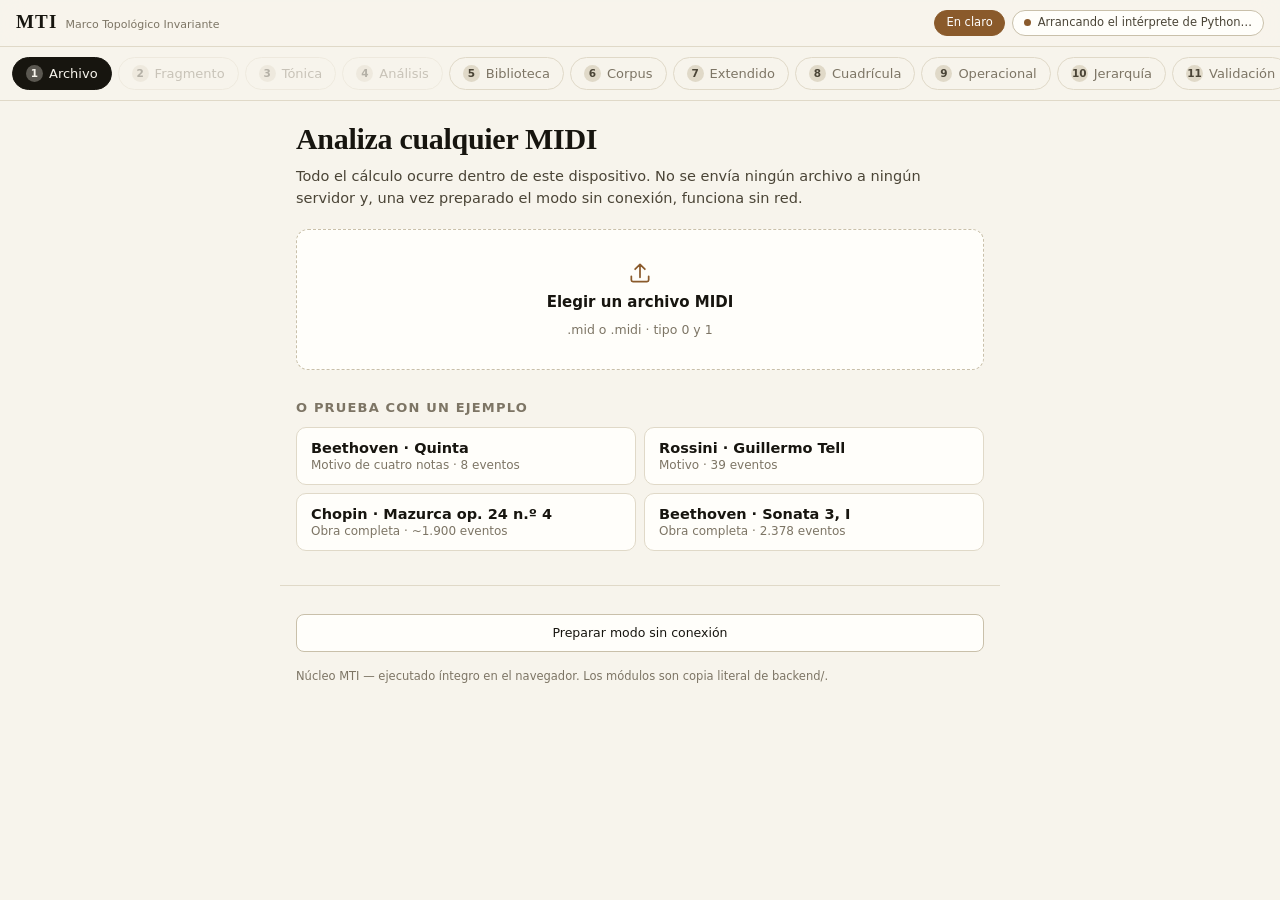
<file: mti-movil/index.html>
<!DOCTYPE html>
<html lang="es">
<head>
<meta charset="utf-8">
<meta name="viewport" content="width=device-width, initial-scale=1, viewport-fit=cover">
<meta name="theme-color" content="#12100e">
<meta name="apple-mobile-web-app-capable" content="yes">
<meta name="apple-mobile-web-app-status-bar-style" content="black-translucent">
<meta name="apple-mobile-web-app-title" content="MTI">
<meta name="description" content="Marco Topológico Invariante: análisis de motivos a partir de cualquier MIDI, sin servidor y sin conexión.">
<title>MTI · análisis de motivos</title>
<link rel="manifest" href="manifest.webmanifest">
<link rel="icon" href="iconos/icono.svg" type="image/svg+xml">
<link rel="apple-touch-icon" href="iconos/icono-180.png">
<link rel="stylesheet" href="styles.css?v=11">
</head>
<body>

<header class="barra">
  <div class="marca">
    <span class="sigla">MTI</span>
    <span class="lema">Marco Topológico Invariante</span>
  </div>
  <div class="cabecera-acciones">
    <button id="btn-modo" class="modo" type="button" aria-pressed="true"
            title="Cambia entre explicación llana y notación técnica">En claro</button>
    <button id="btn-motor" class="motor" type="button" aria-live="polite">
      <span class="punto" data-estado="frio"></span>
      <span id="motor-texto">Motor en reposo</span>
    </button>
  </div>
</header>

<nav class="pasos" id="pasos" aria-label="Pasos del análisis">
  <button type="button" class="paso activo" data-panel="p-archivo"><b>1</b> Archivo</button>
  <button type="button" class="paso" data-panel="p-fragmento" disabled><b>2</b> Fragmento</button>
  <button type="button" class="paso" data-panel="p-tonica" disabled><b>3</b> Tónica</button>
  <button type="button" class="paso" data-panel="p-resultado" disabled><b>4</b> Análisis</button>
  <button type="button" class="paso" data-panel="p-biblioteca"><b>5</b> Biblioteca</button>
  <button type="button" class="paso" data-panel="p-corpus"><b>6</b> Corpus</button>
  <button type="button" class="paso" data-panel="p-extendido"><b>7</b> Extendido</button>
  <button type="button" class="paso" data-panel="p-cuadricula"><b>8</b> Cuadrícula</button>
  <button type="button" class="paso" data-panel="p-operacional"><b>9</b> Operacional</button>
  <button type="button" class="paso" data-panel="p-jerarquia"><b>10</b> Jerarquía</button>
  <button type="button" class="paso" data-panel="p-validacion"><b>11</b> Validación</button>
</nav>

<main>

<!-- ═══════════ 1 · ARCHIVO ═══════════ -->
<section id="p-archivo" class="panel activo">
  <h1>Analiza cualquier MIDI</h1>
  <p class="intro">
    Todo el cálculo ocurre dentro de este dispositivo. No se envía ningún archivo
    a ningún servidor y, una vez preparado el modo sin conexión, funciona sin red.
  </p>

  <label class="zona-carga" id="zona-carga" for="archivo">
    <svg viewBox="0 0 24 24" aria-hidden="true"><path d="M12 16V4m0 0L7.5 8.5M12 4l4.5 4.5M4 15v3.5A1.5 1.5 0 0 0 5.5 20h13a1.5 1.5 0 0 0 1.5-1.5V15"/></svg>
    <b>Elegir un archivo MIDI</b>
    <span>.mid o .midi · tipo 0 y 1</span>
    <input type="file" id="archivo" accept=".mid,.midi,audio/midi,audio/x-midi" hidden>
  </label>

  <h2>O prueba con un ejemplo</h2>
  <div class="ejemplos" id="ejemplos">
    <button type="button" data-src="ejemplos/beethoven_5_motif.mid" data-tonica="60">
      <b>Beethoven · Quinta</b><span>Motivo de cuatro notas · 8 eventos</span>
    </button>
    <button type="button" data-src="ejemplos/guillermo_tell_motivo.mid" data-tonica="60">
      <b>Rossini · Guillermo Tell</b><span>Motivo · 39 eventos</span>
    </button>
    <button type="button" data-src="ejemplos/chopin_mazurka24-4.mid" data-tonica="60">
      <b>Chopin · Mazurca op. 24 n.º 4</b><span>Obra completa · ~1.900 eventos</span>
    </button>
    <button type="button" data-src="ejemplos/beethoven_sonata_03-1.mid" data-tonica="60">
      <b>Beethoven · Sonata 3, I</b><span>Obra completa · 2.378 eventos</span>
    </button>
  </div>
  <p class="nota">
    Las dos obras completas están aquí a propósito: sirven para ver por qué el
    marco pide un fragmento y no una partitura entera.
  </p>

  <div class="aviso" id="aviso-archivo" hidden></div>
</section>

<!-- ═══════════ 2 · FRAGMENTO ═══════════ -->
<section id="p-fragmento" class="panel">
  <h1>Elige el fragmento</h1>
  <p class="intro">
    La segmentación es una entrada externa del marco: el MTI no decide dónde
    empieza ni acaba un motivo. Arrastra sobre el rollo para acotarlo.
  </p>

  <div class="rollo-caja">
    <canvas id="rollo" height="240"></canvas>
    <div class="rollo-vacio" id="rollo-vacio" hidden>Sin notas con los filtros actuales</div>
  </div>

  <div class="acciones-rollo">
    <button type="button" id="sel-todo" class="sec">Todo el archivo</button>
    <button type="button" id="sel-limpiar" class="sec">Limpiar selección</button>
    <button type="button" id="sel-primeras" class="sec">Primeras 16 notas</button>
  </div>

  <div id="filtros" class="filtros"></div>

  <div class="resumen-sel" id="resumen-sel"></div>
  <div class="aviso" id="aviso-tamano" hidden></div>

  <button type="button" id="ir-tonica" class="principal" disabled>Continuar a la tónica</button>
</section>

<!-- ═══════════ 3 · TÓNICA ═══════════ -->
<section id="p-tonica" class="panel">
  <h1>Referencia tonal <span class="mono">p_ton</span></h1>
  <p class="intro">
    Es una decisión del analista, no un dato del archivo. De ella dependen las
    alturas relativas <span class="mono">h = p − p_ton</span> y, por tanto, todo
    el perfil. El MIDI no la contiene y la app no la infiere.
  </p>

  <div class="tonica-caja">
    <div class="tonica-valor">
      <span id="tonica-nombre">Do4</span>
      <span class="mono" id="tonica-midi">MIDI 60</span>
    </div>
    <input type="range" id="tonica-rango" min="0" max="127" value="60" step="1" aria-label="Altura MIDI de la referencia tonal">
    <div class="teclas" id="teclas" role="group" aria-label="Clase de altura"></div>
    <div class="octavas">
      <label for="octava">Octava</label>
      <input type="number" id="octava" min="-1" max="9" value="4" step="1">
    </div>
  </div>

  <details class="atajos">
    <summary>Atajos a partir del fragmento</summary>
    <p class="nota">
      Son conveniencias estadísticas sobre las notas seleccionadas, no
      afirmaciones analíticas. El marco no deriva <span class="mono">p_ton</span>
      del material: la eliges tú.
    </p>
    <div id="sugerencias" class="sugerencias"></div>
  </details>

  <button type="button" id="analizar" class="principal">Analizar fragmento</button>
</section>

<!-- ═══════════ 4 · RESULTADO ═══════════ -->
<section id="p-resultado" class="panel">
  <h1>Análisis MTI</h1>
  <div class="enclaro">
    <b>Qué estás viendo</b>
    El programa ha convertido el fragmento en una figura: cada nota es un trazo
    horizontal, colocado a la altura que le corresponde respecto de la tónica que
    elegiste, y de la longitud que dura. La «firma» de abajo es esa figura escrita
    como una secuencia de números, de modo que dos motivos con la misma forma
    producen la misma firma aunque estén en distinto tono o vayan a otra velocidad.
  </div>
  <div id="resultado-cargando" class="cargando" hidden>
    <div class="giro"></div>
    <p id="cargando-texto">Preparando el motor…</p>
    <button type="button" id="cancelar-analisis" class="sec">Cancelar</button>
  </div>

  <div id="resultado-cuerpo" hidden>
    <div class="cifras" id="cifras"></div>

    <h2>Grafo</h2>
    <div class="grafo-caja" id="grafo-caja"></div>
    <p class="nota siempre" id="grafo-nota"></p>

    <h2>Firma canónica</h2>
    <div class="firma" id="firma"></div>

    <h2>Familia normalizada</h2>
    <p class="nota">Descriptores <span class="mono">(h, u, v)</span> con racionales exactos.</p>
    <div class="tabla-caja"><table id="tabla-familia"></table></div>

    <h2>Proximidad al corpus publicitario</h2>
    <div id="cercania"></div>

    <h2>Procedencia</h2>
    <div class="proc" id="proc"></div>

    <div class="acciones-resultado">
      <button type="button" id="guardar" class="principal">Guardar en la biblioteca</button>
      <div class="exportar">
        <button type="button" id="exp-portable" class="sec">.mti.json</button>
        <button type="button" id="exp-analisis" class="sec">Análisis completo</button>
        <button type="button" id="exp-svg" class="sec">Grafo SVG</button>
      </div>
    </div>
  </div>

  <div class="aviso" id="aviso-resultado" hidden></div>
</section>

<!-- ═══════════ 6 · CORPUS ═══════════ -->
<section id="p-corpus" class="panel">
  <h1>Corpus publicitario</h1>
  <p class="intro">
    Veinticinco obras clásicas empleadas en publicidad, cada una en textura
    armónica y melódica: cincuenta registros repartidos en quince sectores.
  </p>

  <div class="aviso suave">
    <b>El sector nunca entra en el cálculo</b>
    Es una etiqueta externa. <span class="mono">Dγ</span> se calcula solo sobre
    la estructura del motivo, y la etiqueta se muestra al lado como contexto.
    La app no predice sectores ni clasifica: ordena distancias.
  </div>

  <div class="enclaro">
    <b>Qué se hizo aquí</b>
    Se compararon las cincuenta versiones de todas las formas posibles —mil
    doscientas veinticinco parejas— y se agruparon las que más se parecen. Después,
    y solo después, se miró si los grupos coincidían con el sector del anuncio.
    En esta lectura —la estructural, con los pesos por defecto— la respuesta es que
    no: los grupos reproducen el reparto de sectores de partida. Otras lecturas se
    ven en la pestaña siguiente.
  </div>

  <h2>Análisis de corpus, ya calculado</h2>
  <p class="nota">
    La matriz de 50×50, la jerarquía y las familias se calculan en el proyecto,
    no aquí: el corpus es fijo y su análisis usa multiproceso, que el navegador
    no admite. Esto es el resultado, no un recálculo.
  </p>
  <div class="cifras" id="corpus-cifras"></div>

  <h2>Familias sugeridas y sectores</h2>
  <div id="corpus-familias"></div>

  <h2>Las veinticinco obras</h2>
  <div class="filtros" id="corpus-sectores"></div>
  <div class="lista" id="corpus-obras"></div>
</section>

<!-- ═══════════ 7 · CORPUS EXTENDIDO ═══════════ -->
<section id="p-extendido" class="panel">
  <h1>Corpus extendido</h1>
  <p class="intro">
    Las lecturas comparativas del §3.6 sobre el mismo corpus: estructural,
    rítmica y las contextuales por componente. Cada una con su propia matriz de
    disimilitud, su clustering, su silueta, su homología persistente y su
    medoide.
  </p>

  <div class="aviso suave">
    <b>Lecturas separadas, nunca agregadas</b>
    Cada componente se lee por su cuenta. No se combinan entre sí ni con
    <span class="mono">Dγ</span> en ningún escalar único.
  </div>

  <div class="enclaro">
    <b>Nueve maneras de mirar lo mismo</b>
    Hasta ahora comparábamos los motivos entero contra entero. Aquí se mira una
    cosa cada vez: solo el ritmo, solo el movimiento del bajo, solo los intervalos.
    Cada mirada agrupa las obras a su manera.
    <br><br>
    El número grande de la derecha dice si los grupos salen bien separados: cerca
    de cero, la agrupación no significa nada; cerca de uno, los grupos son nítidos.
    La «pureza» hay que compararla con el 24 %, que es lo que saldría por puro azar.
  </div>

  <div class="filtros" id="ext-texturas"></div>
  <div id="ext-lecturas"></div>
</section>

<!-- ═══════════ 8 · CUADRÍCULA ═══════════ -->
<section id="p-cuadricula" class="panel">
  <h1>Cuadrícula comparativa</h1>
  <p class="intro">
    Las mismas veinticinco obras, medidas de nueve maneras distintas.
    Trescientos pares, nueve veces.
  </p>

  <div class="miniaturas" id="cl-miniaturas"></div>

  <div class="lienzo-caja">
    <canvas id="cl-lienzo"></canvas>
    <div class="toque" id="cl-toque" hidden></div>
  </div>
  <div class="escala">
    <span>0 · idénticas</span>
    <i id="cl-degradado"></i>
    <span>1 · lo más distinto</span>
  </div>
  <p class="nota siempre" id="cl-pie"></p>

  <h2>Aislar un sector</h2>
  <p class="nota">
    Deja visibles solo los pares en que <b>las dos</b> obras se anuncian en ese
    sector. Una obra puede pertenecer a varios.
  </p>
  <div class="filtros" id="cl-sectores"></div>

  <h2>El par elegido</h2>
  <div id="cl-detalle"><p class="nota">Toca cualquier casilla de la cuadrícula.</p></div>
</section>

<!-- ═══════════ 9 · OPERACIONAL ═══════════ -->
<section id="p-operacional" class="panel">
  <h1>Topología operacional</h1>
  <p class="intro">
    Capítulo 5: acciones sobre estados motívicos, trayectorias, el multigrafo
    finito <span class="mono">G_R</span> y la comparación entre la topología
    estructural y la operacional.
  </p>

  <h2>Origen X</h2>
  <div class="filtros" id="op-origen"></div>
  <h2>Destino Y</h2>
  <div class="filtros" id="op-destino"></div>
  <div class="resumen-sel" id="op-estados"></div>

  <div class="enclaro">
    <b>De un motivo a otro, paso a paso</b>
    En vez de preguntar «cuánto se parecen», aquí se pregunta «qué habría que
    hacerle a este motivo para convertirlo en el otro»: subir una nota, alargar
    otra, quitar una tercera. Cada operación cuesta, y la suma es una manera
    distinta de medir la distancia entre los dos.
  </div>

  <h2>Trayectoria y alcanzabilidad</h2>
  <p class="nota">
    El testigo constructivo demuestra que <span class="mono">Y</span> es
    alcanzable. Su coste es una cota superior, no el ínfimo teórico
    <span class="mono">δ_T</span>.
  </p>
  <div class="acciones-rollo">
    <button type="button" id="op-trayectoria" class="sec">Evaluar trayectoria</button>
    <button type="button" id="op-alcance" class="sec">Testigo de alcance</button>
  </div>
  <div id="op-alcance-res"></div>

  <h2>Búsqueda restringida sobre G_R</h2>
  <p class="nota">
    La envolvente acota la exploración. Ampliarla da grafos mayores y tarda más;
    en un móvil conviene no pasarse.
  </p>
  <div class="rejilla-pesos">
    <label>Pasos<input type="number" id="op-pasos" value="4" min="1" max="8"></label>
    <label>Nodos<input type="number" id="op-nodos" value="400" min="20" max="2000" step="20"></label>
    <label>Caminos<input type="number" id="op-caminos" value="64" min="8" max="256" step="8"></label>
    <label>γ<input type="number" id="op-gamma" value="5" min="1" max="12"></label>
  </div>
  <button type="button" id="op-buscar" class="principal">Materializar G_R</button>
  <div id="op-buscar-res"></div>

  <h2>Comparación topológica</h2>
  <p class="nota">Estructural frente a operacional sobre el mismo subgrafo finito.</p>
  <button type="button" id="op-topologia" class="sec" disabled>Comparar topologías</button>
  <button type="button" id="op-exportar" class="sec" disabled>Descargar informe</button>
  <div id="op-topologia-res"></div>

  <div class="aviso suave">
    <b>Sin resúmenes con IA</b>
    El módulo del proyecto que los genera llama a un servicio externo. En esta
    app se sustituye por uno inerte: el cálculo del capítulo 5 es idéntico y
    nada sale del dispositivo.
  </div>
</section>

<!-- ═══════════ 10 · JERARQUÍA ═══════════ -->
<section id="p-jerarquia" class="panel">
  <h1>Jerarquía constitutiva</h1>
  <p class="intro">
    Marco tipado del capítulo 6. La transición evento → motivo
    <span class="mono">A₀→₁</span> está especificada; las superiores no.
  </p>

  <div class="enclaro">
    <b>De notas sueltas a motivo</b>
    Un motivo no es una lista de notas: es lo que queda cuando se olvida el tono
    concreto y la velocidad. Este apartado comprueba que ese paso —de las notas al
    motivo— está bien definido y que no pierde el rastro de dónde vino cada cosa.
  </div>

  <h2>Fundación 0 → 1</h2>
  <p class="nota">
    Constructor de preimagen, no trivialidad, no reducibilidad y compatibilidad
    transformacional con las operaciones del capítulo 5.
  </p>
  <button type="button" id="jer-fixtures" class="principal">Ejecutar las comprobaciones fundacionales</button>
  <div id="jer-fixtures-res"></div>

  <h2>Material de trabajo</h2>
  <p class="nota">
    De dónde sale la configuración basal <span class="mono">Ξ₀</span> con la que
    operan los tres bloques siguientes.
  </p>
  <div class="filtros" id="jer-fuentes"></div>
  <div class="resumen-sel" id="jer-material"></div>

  <h2>Constitución A₀→₁</h2>
  <p class="nota">Configuración basal → estado motívico normalizado, con su testigo de procedencia.</p>
  <button type="button" id="jer-constituir" class="sec">Constituir</button>
  <div id="jer-constituir-res"></div>

  <h2>Constructor de preimagen</h2>
  <p class="nota">Dado <span class="mono">X</span>, construye <span class="mono">Ξ_X</span> tal que <span class="mono">A₀→₁(Ξ_X) = X</span>.</p>
  <button type="button" id="jer-preimagen" class="sec">Construir preimagen</button>
  <div id="jer-preimagen-res"></div>

  <h2>Compatibilidad transformacional</h2>
  <p class="nota">Eleva un operador motívico del capítulo 5 y comprueba que el diagrama conmuta.</p>
  <div class="rejilla-pesos">
    <label>Operador
      <select id="jer-operador">
        <option value="pitch">altura (Δh)</option>
        <option value="onset">ataque (Δu)</option>
        <option value="offset">terminación (Δv)</option>
        <option value="insert">inserción</option>
        <option value="delete">eliminación</option>
        <option value="identity">identidad</option>
      </select>
    </label>
    <label>Δ<input type="text" id="jer-delta" value="1"></label>
  </div>
  <label class="jer-descriptor">Descriptor
    <select id="jer-descriptor"></select>
  </label>
  <button type="button" id="jer-elevacion" class="sec">Verificar conmutatividad</button>
  <div id="jer-elevacion-res"></div>

  <div class="aviso suave">
    <b>La jerarquía <span class="mono">r</span> no es escala temporal</b>
    <span class="mono">A₀→₁</span> no implica <span class="mono">A₁→₂</span>. La
    procedencia de cada constitución permanece recuperable.
  </div>
</section>

<!-- ═══════════ 9 · VALIDACIÓN ═══════════ -->
<section id="p-validacion" class="panel">
  <h1>Validación empírica E3–E6</h1>
  <p class="intro">
    Corrida certificada sobre el corpus JKU-PDD, con validación cruzada dejando
    fuera un grupo de procedencia cada vez.
  </p>

  <div class="aviso suave">
    <b>Esto no se recalcula aquí</b>
    La validación necesita los 384 MB del corpus JKU-PDD y usa multiproceso, que
    el navegador no admite. Se muestra el resultado de una corrida
    <span class="mono">frozen</span> ya ejecutada, con su trazabilidad completa.
  </div>

  <div id="val-cabecera"></div>

  <div class="enclaro">
    <b>¿Funciona de verdad?</b>
    Se tomó un repertorio de ciento veintiuna ocurrencias con las familias ya
    anotadas por especialistas, y se le preguntó al método: dado este motivo,
    ¿cuáles son sus parientes? El <b>mAP</b> resume el acierto: 0,90 sobre 1
    significa que casi siempre coloca a los parientes verdaderos en las primeras
    posiciones. Y para que no fuera trampa, cada obra se evaluó con los ajustes
    calculados sin haberla visto.
  </div>

  <h2>Métricas globales</h2>
  <div class="cifras" id="val-metricas"></div>
  <p class="nota" id="val-nota-metricas"></p>

  <h2>Pliegues</h2>
  <div class="tabla-caja"><table id="val-pliegues"></table></div>
  <p class="nota">
    Cada pliegue deja fuera una obra entera. Los pesos se eligen en desarrollo,
    nunca sobre el grupo de prueba.
  </p>

  <h2>Ablaciones</h2>
  <div class="tabla-caja"><table id="val-ablaciones"></table></div>
  <p class="nota" id="val-nota-ablaciones"></p>

  <h2>Trazabilidad</h2>
  <div class="proc" id="val-traza"></div>

  <div id="val-avisos"></div>

  <details class="atajos" id="val-resumen-caja">
    <summary>Informe completo de la corrida</summary>
    <div class="tabla-caja" style="padding:12px"><pre id="val-resumen"></pre></div>
  </details>
</section>

<!-- ═══════════ 5 · BIBLIOTECA ═══════════ -->
<section id="p-biblioteca" class="panel">
  <h1>Biblioteca</h1>
  <p class="intro">
    Los motivos analizados se guardan en este dispositivo. Elige dos para
    calcular la distancia <span class="mono">Dγ</span>.
  </p>

  <div id="lista-biblioteca" class="lista"></div>

  <div class="comparar-caja" id="comparar-caja" hidden>
    <h2>Comparación</h2>
    <p class="nota" id="comparar-quienes"></p>
    <details class="pesos">
      <summary>Pesos del perfil métrico</summary>
      <p class="nota">
        Configuración operativa, no una afirmación de universalidad musical.
        Mantenlos constantes si comparas un corpus sobre la misma escala.
      </p>
      <div class="rejilla-pesos">
        <label>ω<sub>pc</sub><input type="number" id="w-pc" value="1" min="0" step="0.5"></label>
        <label>ω<sub>lin</sub><input type="number" id="w-lin" value="1" min="0" step="0.5"></label>
        <label>ω<sub>on</sub><input type="number" id="w-on" value="1" min="0" step="0.5"></label>
        <label>ω<sub>off</sub><input type="number" id="w-off" value="1" min="0" step="0.5"></label>
        <label>γ<input type="number" id="w-gamma" value="1" min="0" step="0.5"></label>
      </div>
    </details>
    <button type="button" id="btn-comparar" class="principal">Calcular Dγ</button>
    <div id="resultado-comparacion"></div>
  </div>
</section>

</main>

<footer>
  <button type="button" id="btn-offline" class="sec ancho">Preparar modo sin conexión</button>
  <p class="nota" id="offline-estado">
    Descarga el motor Python y lo deja en caché. Hazlo antes de la presentación:
    después la app abre y calcula sin red.
  </p>
  <p class="creditos">
    Núcleo MTI <span class="mono" id="version-nucleo">—</span> ejecutado íntegro en
    el navegador. Los módulos son copia literal de <span class="mono">backend/</span>.
  </p>
</footer>

<div class="brindis" id="brindis" role="status" aria-live="polite" hidden></div>

<script src="app.js?v=11"></script>
</body>
</html>
</file>
<file: mti-movil/styles.css>
/* MTI móvil · hoja de estilo única
   Diseño sobrio, pensado para leerse en un móvil en una sala con luz irregular
   y para proyectarse sin que nada chille. */

:root {
  --tinta: #17150f;
  --tinta-2: #4a4436;
  --tinta-3: #7d7565;
  --fondo: #f7f4ec;
  --papel: #fffefa;
  --linea: #e0d9c8;
  --linea-fuerte: #c9c0aa;
  --acento: #8a5a2b;
  --acento-claro: #f0e3d2;
  --alerta: #9a3412;
  --alerta-fondo: #fbeae2;
  --ok: #3f6212;
  --sombra: 0 1px 2px rgba(23, 21, 15, .06), 0 8px 24px -12px rgba(23, 21, 15, .18);
  --radio: 12px;
  --mono: ui-monospace, SFMono-Regular, "SF Mono", Menlo, Consolas, monospace;
  --sans: -apple-system, BlinkMacSystemFont, "Segoe UI", Inter, system-ui, sans-serif;
  --serif: "Iowan Old Style", "Palatino Linotype", Palatino, Georgia, serif;
}

@media (prefers-color-scheme: dark) {
  :root {
    --tinta: #f2ede2;
    --tinta-2: #b8b0a0;
    --tinta-3: #8b8375;
    --fondo: #12100e;
    --papel: #1b1815;
    --linea: #302b25;
    --linea-fuerte: #443d34;
    --acento: #d9a05b;
    --acento-claro: #2e2419;
    --alerta: #f0a58a;
    --alerta-fondo: #2e1a13;
    --ok: #a3c760;
    --sombra: 0 1px 2px rgba(0, 0, 0, .4), 0 8px 24px -12px rgba(0, 0, 0, .6);
  }
}

* { box-sizing: border-box; }

/* Cualquier regla con clase gana al `display:none` del navegador para [hidden].
   Sin esto, ocultar con `el.hidden = true` no surte efecto en .rollo-vacio,
   .panel, .aviso ni ningún otro elemento con display propio. */
[hidden] { display: none !important; }

body {
  margin: 0;
  background: var(--fondo);
  color: var(--tinta);
  font: 16px/1.55 var(--sans);
  -webkit-font-smoothing: antialiased;
  padding-bottom: env(safe-area-inset-bottom);
  overscroll-behavior-y: contain;
}

.mono { font-family: var(--mono); font-size: .92em; }

/* ── Barra superior ─────────────────────────────────────────── */
.barra {
  position: sticky; top: 0; z-index: 20;
  display: flex; align-items: center; justify-content: space-between; gap: 12px;
  padding: max(10px, env(safe-area-inset-top)) 16px 10px;
  background: color-mix(in srgb, var(--fondo) 88%, transparent);
  backdrop-filter: saturate(1.4) blur(12px);
  border-bottom: 1px solid var(--linea);
}
.marca { display: flex; align-items: baseline; gap: 8px; min-width: 0; }
.sigla { font: 700 19px/1 var(--serif); letter-spacing: .06em; }
.lema { font-size: 11px; color: var(--tinta-3); white-space: nowrap; overflow: hidden; text-overflow: ellipsis; }
@media (max-width: 380px) { .lema { display: none; } }

.motor {
  display: inline-flex; align-items: center; gap: 7px;
  padding: 6px 11px; border-radius: 999px;
  border: 1px solid var(--linea-fuerte); background: var(--papel);
  color: var(--tinta-2); font: 500 11.5px/1 var(--sans); white-space: nowrap;
  cursor: pointer;
}
.punto { width: 7px; height: 7px; border-radius: 50%; background: var(--tinta-3); flex: none; }
.punto[data-estado="cargando"] { background: var(--acento); animation: latido 1.1s ease-in-out infinite; }
.punto[data-estado="listo"] { background: var(--ok); }
.punto[data-estado="error"] { background: var(--alerta); }
@keyframes latido { 0%, 100% { opacity: .25; } 50% { opacity: 1; } }

/* ── Pasos ──────────────────────────────────────────────────── */
.pasos {
  position: sticky; top: 0; z-index: 15;
  display: flex; gap: 6px; padding: 10px 12px;
  overflow-x: auto; scrollbar-width: none;
  background: var(--fondo); border-bottom: 1px solid var(--linea);
}
.pasos::-webkit-scrollbar { display: none; }
.paso {
  flex: none; display: inline-flex; align-items: center; gap: 6px;
  padding: 7px 13px; border-radius: 999px;
  border: 1px solid var(--linea); background: transparent;
  color: var(--tinta-3); font: 500 13px/1 var(--sans); cursor: pointer;
  transition: background .15s, color .15s, border-color .15s;
}
.paso b {
  display: grid; place-items: center;
  width: 17px; height: 17px; border-radius: 50%;
  background: var(--linea); color: var(--tinta-2); font-size: 10.5px; font-weight: 700;
}
.paso.activo { background: var(--tinta); color: var(--fondo); border-color: var(--tinta); }
.paso.activo b { background: color-mix(in srgb, var(--fondo) 30%, transparent); color: var(--fondo); }
.paso:disabled { opacity: .38; cursor: not-allowed; }

/* ── Paneles ────────────────────────────────────────────────── */
main { padding: 20px 16px 8px; max-width: 720px; margin: 0 auto; }
.panel { display: none; animation: entra .22s ease; }
.panel.activo { display: block; }
@keyframes entra { from { opacity: 0; transform: translateY(6px); } to { opacity: 1; transform: none; } }

h1 { font: 600 25px/1.2 var(--serif); margin: 0 0 8px; letter-spacing: -.01em; }
h2 { font: 600 13px/1.3 var(--sans); text-transform: uppercase; letter-spacing: .09em;
     color: var(--tinta-3); margin: 30px 0 10px; }
.intro { color: var(--tinta-2); margin: 0 0 20px; font-size: 14.5px; }
.nota { color: var(--tinta-3); font-size: 12.5px; line-height: 1.5; margin: 10px 0 0; }

/* ── Carga de archivo ───────────────────────────────────────── */
.zona-carga {
  display: grid; place-items: center; gap: 5px;
  padding: 30px 18px; border-radius: var(--radio);
  border: 1.5px dashed var(--linea-fuerte); background: var(--papel);
  text-align: center; cursor: pointer; transition: border-color .15s, background .15s;
}
.zona-carga:active, .zona-carga.encima { border-color: var(--acento); background: var(--acento-claro); }
.zona-carga svg { width: 26px; height: 26px; fill: none; stroke: var(--acento); stroke-width: 1.6; stroke-linecap: round; stroke-linejoin: round; }
.zona-carga b { font-size: 15px; font-weight: 600; }
.zona-carga span { font-size: 12.5px; color: var(--tinta-3); }

.ejemplos { display: grid; gap: 8px; }
.ejemplos button {
  display: grid; gap: 2px; text-align: left;
  padding: 12px 14px; border-radius: 10px;
  border: 1px solid var(--linea); background: var(--papel);
  color: var(--tinta); cursor: pointer; font-family: inherit;
}
.ejemplos button:active { background: var(--acento-claro); }
.ejemplos b { font-size: 14.5px; font-weight: 600; }
.ejemplos span { font-size: 12px; color: var(--tinta-3); }

/* ── Piano-roll ─────────────────────────────────────────────── */
.rollo-caja {
  position: relative; border: 1px solid var(--linea); border-radius: var(--radio);
  background: var(--papel); overflow: hidden; box-shadow: var(--sombra);
}
#rollo { display: block; width: 100%; height: 240px; touch-action: pan-y; cursor: crosshair; }
.rollo-vacio {
  position: absolute; inset: 0; display: grid; place-items: center;
  color: var(--tinta-3); font-size: 13px; background: var(--papel);
}

.acciones-rollo { display: flex; gap: 7px; margin: 10px 0 0; flex-wrap: wrap; }
.filtros { display: flex; gap: 6px; flex-wrap: wrap; margin: 14px 0 0; }
.filtro {
  padding: 5px 11px; border-radius: 999px; font: 500 12px/1 var(--sans);
  border: 1px solid var(--linea-fuerte); background: var(--papel);
  color: var(--tinta-2); cursor: pointer;
}
.filtro[aria-pressed="true"] { background: var(--tinta); color: var(--fondo); border-color: var(--tinta); }

.resumen-sel {
  margin: 16px 0 0; padding: 13px 15px; border-radius: 10px;
  background: var(--papel); border: 1px solid var(--linea);
  font-size: 13.5px; color: var(--tinta-2);
}
.resumen-sel b { color: var(--tinta); font-weight: 600; }

/* ── Tónica ─────────────────────────────────────────────────── */
.tonica-caja {
  padding: 18px; border-radius: var(--radio);
  background: var(--papel); border: 1px solid var(--linea); box-shadow: var(--sombra);
}
.tonica-valor { display: flex; align-items: baseline; justify-content: center; gap: 11px; margin-bottom: 14px; }
#tonica-nombre { font: 600 32px/1 var(--serif); }
#tonica-midi { color: var(--tinta-3); font-size: 13px; }
input[type="range"] { width: 100%; accent-color: var(--acento); height: 26px; }

.teclas { display: grid; grid-template-columns: repeat(6, 1fr); gap: 5px; margin: 14px 0 0; }
.teclas button {
  padding: 9px 0; border-radius: 8px; font: 500 12.5px/1 var(--sans);
  border: 1px solid var(--linea); background: transparent; color: var(--tinta-2); cursor: pointer;
}
.teclas button[aria-pressed="true"] { background: var(--acento); border-color: var(--acento); color: #fff; }
.teclas button.negra { background: color-mix(in srgb, var(--tinta) 7%, transparent); }
.teclas button.negra[aria-pressed="true"] { background: var(--acento); }

.octavas { display: flex; align-items: center; gap: 10px; margin: 14px 0 0; font-size: 13.5px; }
.octavas input { width: 74px; padding: 8px 10px; border-radius: 8px; border: 1px solid var(--linea-fuerte);
                 background: var(--fondo); color: var(--tinta); font: 500 14px var(--mono); }

.atajos, .pesos { margin: 18px 0 0; border-top: 1px solid var(--linea); padding-top: 14px; }
.atajos summary, .pesos summary {
  font: 500 13px/1 var(--sans); color: var(--acento); cursor: pointer; padding: 3px 0;
}
.sugerencias { display: flex; gap: 7px; flex-wrap: wrap; margin-top: 10px; }
.sugerencias button {
  padding: 8px 12px; border-radius: 8px; border: 1px solid var(--linea-fuerte);
  background: var(--papel); color: var(--tinta); font: 500 12.5px var(--sans); cursor: pointer; text-align: left;
}
.sugerencias small { display: block; color: var(--tinta-3); font-weight: 400; font-size: 11px; }

/* ── Botones ────────────────────────────────────────────────── */
.principal {
  display: block; width: 100%; margin: 22px 0 0; padding: 14px;
  border-radius: 10px; border: none; background: var(--tinta); color: var(--fondo);
  font: 600 15px/1 var(--sans); cursor: pointer;
}
.principal:disabled { opacity: .35; cursor: not-allowed; }
.principal:active:not(:disabled) { transform: translateY(1px); }
.sec {
  padding: 8px 13px; border-radius: 8px; border: 1px solid var(--linea-fuerte);
  background: var(--papel); color: var(--tinta); font: 500 12.5px/1 var(--sans); cursor: pointer;
}
.sec:active { background: var(--acento-claro); }
.ancho { display: block; width: 100%; padding: 12px; }

/* ── Resultado ──────────────────────────────────────────────── */
.cargando { display: grid; place-items: center; gap: 14px; padding: 60px 20px; text-align: center; }
.giro { width: 26px; height: 26px; border: 2.5px solid var(--linea-fuerte);
        border-top-color: var(--acento); border-radius: 50%; animation: gira .8s linear infinite; }
@keyframes gira { to { transform: rotate(360deg); } }
#cargando-texto { color: var(--tinta-2); font-size: 13.5px; margin: 0; max-width: 34ch; }

.cifras { display: grid; grid-template-columns: repeat(auto-fit, minmax(96px, 1fr)); gap: 8px; }
.cifra { padding: 12px 13px; border-radius: 10px; background: var(--papel); border: 1px solid var(--linea); }
.cifra b { display: block; font: 600 21px/1.1 var(--serif); }
.cifra span { display: block; font-size: 11px; color: var(--tinta-3); margin-top: 3px; letter-spacing: .02em; }

.grafo-caja {
  border: 1px solid var(--linea); border-radius: var(--radio); background: var(--papel);
  overflow-x: auto; -webkit-overflow-scrolling: touch; padding: 10px;
}
.grafo-caja svg { display: block; }

.firma { display: grid; gap: 8px; }
.firma > div { padding: 11px 13px; border-radius: 9px; background: var(--papel); border: 1px solid var(--linea); }
.firma dt { font-size: 11px; color: var(--tinta-3); text-transform: uppercase; letter-spacing: .07em; }
.firma dd { margin: 4px 0 0; font-family: var(--mono); font-size: 12px; word-break: break-all; line-height: 1.5; }

.tabla-caja { overflow-x: auto; border: 1px solid var(--linea); border-radius: var(--radio); background: var(--papel); }
table { border-collapse: collapse; width: 100%; font-size: 12.5px; }
th, td { padding: 8px 11px; text-align: left; border-bottom: 1px solid var(--linea); white-space: nowrap; }
th { font: 600 10.5px/1 var(--sans); text-transform: uppercase; letter-spacing: .07em; color: var(--tinta-3); }
td { font-family: var(--mono); font-size: 12px; }
tr:last-child td { border-bottom: none; }

.proc { display: grid; gap: 5px; font-size: 12.5px; }
.proc div { display: flex; justify-content: space-between; gap: 14px; padding: 7px 0; border-bottom: 1px solid var(--linea); }
.proc span:first-child { color: var(--tinta-3); flex: none; }
.proc span:last-child { font-family: var(--mono); font-size: 11.5px; text-align: right; word-break: break-all; }

.acciones-resultado { margin-top: 26px; }
.exportar { display: flex; gap: 7px; flex-wrap: wrap; margin-top: 10px; }

/* ── Biblioteca ─────────────────────────────────────────────── */
.lista { display: grid; gap: 8px; }
.ficha {
  display: flex; align-items: center; gap: 12px; padding: 12px 14px;
  border-radius: 10px; background: var(--papel); border: 1px solid var(--linea); cursor: pointer;
}
.ficha[aria-selected="true"] { border-color: var(--acento); background: var(--acento-claro); }
.ficha .cuerpo { flex: 1; min-width: 0; }
.ficha b { display: block; font-size: 14px; font-weight: 600; overflow: hidden; text-overflow: ellipsis; white-space: nowrap; }
.ficha small { display: block; color: var(--tinta-3); font-size: 11.5px; margin-top: 2px; }
.ficha .quitar { border: none; background: transparent; color: var(--tinta-3); font-size: 19px; cursor: pointer; padding: 0 5px; line-height: 1; }
.marca-sel {
  flex: none; width: 21px; height: 21px; border-radius: 50%;
  border: 1.5px solid var(--linea-fuerte); display: grid; place-items: center;
  font-size: 10.5px; font-weight: 700; color: transparent;
}
.ficha[aria-selected="true"] .marca-sel { background: var(--acento); border-color: var(--acento); color: #fff; }

.vacio { padding: 34px 18px; text-align: center; color: var(--tinta-3); font-size: 13.5px;
         border: 1.5px dashed var(--linea-fuerte); border-radius: var(--radio); }

.comparar-caja { margin-top: 26px; padding-top: 22px; border-top: 1px solid var(--linea); }
.rejilla-pesos { display: grid; grid-template-columns: repeat(auto-fit, minmax(74px, 1fr)); gap: 8px; margin-top: 11px; }
.rejilla-pesos label { display: grid; gap: 4px; font-size: 12px; color: var(--tinta-2); }
.rejilla-pesos input { padding: 7px 9px; border-radius: 7px; border: 1px solid var(--linea-fuerte);
                       background: var(--fondo); color: var(--tinta); font: 500 13px var(--mono); width: 100%; }

.dist-grande { text-align: center; padding: 22px 14px; margin-top: 18px;
               border-radius: var(--radio); background: var(--papel); border: 1px solid var(--linea); }
.dist-grande .val { font: 600 34px/1 var(--serif); display: block; }
.dist-grande .exacta { font-family: var(--mono); font-size: 11.5px; color: var(--tinta-3);
                       margin-top: 7px; display: block; word-break: break-all; }
.dist-grande .etiq { font-size: 11px; text-transform: uppercase; letter-spacing: .08em;
                     color: var(--tinta-3); display: block; margin-bottom: 7px; }

/* ── Corpus y ranking de proximidad ─────────────────────────── */
.ranking { display: grid; gap: 7px; }
.rank-fila {
  display: flex; align-items: center; gap: 11px; padding: 11px 13px;
  border-radius: 10px; background: var(--papel); border: 1px solid var(--linea);
}
.rank-num {
  flex: none; width: 21px; height: 21px; border-radius: 50%;
  display: grid; place-items: center; background: var(--linea);
  font: 700 10.5px/1 var(--sans); color: var(--tinta-2);
}
.rank-cuerpo { flex: 1; min-width: 0; }
.rank-cuerpo b { display: block; font-size: 13.5px; font-weight: 600;
                 overflow: hidden; text-overflow: ellipsis; white-space: nowrap; }
.rank-cuerpo small { display: block; color: var(--tinta-3); font-size: 11px; margin-top: 1px; }
.rank-barra { height: 3px; border-radius: 2px; background: var(--linea); margin-top: 7px; overflow: hidden; }
.rank-barra i { display: block; height: 100%; background: var(--acento); }
.rank-cifras { flex: none; text-align: right; display: grid; gap: 4px; justify-items: end; }
.rank-cifras .mono { font-size: 12.5px; font-weight: 600; }

.sector {
  display: inline-block; padding: 3px 8px; border-radius: 999px;
  background: var(--acento-claro); color: var(--tinta-2);
  font: 500 10.5px/1.4 var(--sans); white-space: nowrap;
}

.familia { padding: 13px 14px; border-radius: 10px; background: var(--papel);
           border: 1px solid var(--linea); margin-bottom: 8px; }
.familia-cab { display: flex; justify-content: space-between; align-items: baseline; }
.familia-cab b { font: 600 15px/1 var(--serif); }
.familia-cab span { font-size: 11.5px; color: var(--tinta-3); }
.familia-sectores { display: flex; flex-wrap: wrap; gap: 5px; margin-top: 10px; }

.sello {
  display: flex; align-items: center; gap: 11px; padding: 13px 15px;
  border-radius: 10px; background: var(--papel); border: 1px solid var(--linea); margin-bottom: 4px;
}
.sello-punto { flex: none; width: 9px; height: 9px; border-radius: 50%; background: var(--ok); }
.sello b { display: block; font-size: 14px; }
.sello small { display: block; color: var(--tinta-3); font-size: 11.5px; margin-top: 2px; font-family: var(--mono); }

#val-resumen {
  margin: 0; font-family: var(--mono); font-size: 10.5px; line-height: 1.55;
  white-space: pre-wrap; word-break: break-word; color: var(--tinta-2);
}
td.pos { color: var(--ok); }
td.neg { color: var(--alerta); }

.lectura {
  border: 1px solid var(--linea); border-radius: 10px; background: var(--papel);
  margin-bottom: 8px; overflow: hidden;
}
.lectura > summary { padding: 13px 14px; cursor: pointer; list-style: none; }
.lectura > summary::-webkit-details-marker { display: none; }
.lectura-cab { display: flex; align-items: baseline; justify-content: space-between; gap: 10px; }
.lectura-cab b { font-size: 14px; font-weight: 600; }
.lectura-cab .sil { font-family: var(--mono); font-size: 12.5px; font-weight: 600; }
.lectura-meta { display: flex; flex-wrap: wrap; gap: 5px; margin-top: 8px; }
.pastilla {
  padding: 3px 8px; border-radius: 999px; background: color-mix(in srgb, var(--tinta) 6%, transparent);
  color: var(--tinta-2); font: 500 10.5px/1.4 var(--sans); white-space: nowrap;
}
.pastilla.plana { background: var(--alerta-fondo); color: var(--alerta); }
.lectura-cuerpo { padding: 0 14px 14px; border-top: 1px solid var(--linea); }
.lectura-cuerpo .familia-lista { margin-top: 12px; display: grid; gap: 7px; }
.familia-bloque { padding: 10px 12px; border-radius: 8px; background: var(--fondo); }
.familia-bloque b { font-size: 12px; }
.familia-bloque p { margin: 5px 0 0; font-size: 11.5px; color: var(--tinta-2); line-height: 1.5; }
.barra-sil { height: 4px; border-radius: 2px; background: var(--linea); margin-top: 9px; overflow: hidden; }
.barra-sil i { display: block; height: 100%; background: var(--acento); }

.jer-descriptor { display: grid; gap: 5px; margin-top: 12px; font-size: 12.5px; color: var(--tinta-2); }
.jer-descriptor select, .rejilla-pesos select {
  padding: 9px 10px; border-radius: 8px; border: 1px solid var(--linea-fuerte);
  background: var(--fondo); color: var(--tinta); font: 500 13px var(--sans); width: 100%;
}
.estado-linea { display: flex; align-items: center; gap: 8px; margin-top: 12px; font-size: 13.5px; }
.chapa {
  display: inline-block; padding: 3px 9px; border-radius: 999px;
  font: 600 10.5px/1.5 var(--mono); white-space: nowrap;
}
.chapa.ok { background: color-mix(in srgb, var(--ok) 18%, transparent); color: var(--ok); }
.chapa.mal { background: var(--alerta-fondo); color: var(--alerta); }
.chapa.tibia { background: var(--acento-claro); color: var(--acento); }
.chapa.neutra { background: color-mix(in srgb, var(--tinta) 8%, transparent); color: var(--tinta-2); }

/* ── Cuadrícula comparativa ─────────────────────────────────── */
.miniaturas { display: grid; grid-template-columns: repeat(3, 1fr); gap: 7px; margin-bottom: 16px; }
.mini {
  border: 1px solid var(--linea); border-radius: 8px; background: var(--papel);
  padding: 6px; cursor: pointer; display: grid; gap: 5px; text-align: center;
}
.mini[aria-pressed="true"] { border-color: var(--tono); box-shadow: 0 0 0 1px var(--tono) inset; }
.mini span { border-top: 2px solid var(--tono); padding-top: 4px; }
.mini canvas { display: block; width: 100%; height: auto; border-radius: 3px; }
.mini span { font-size: 9.5px; color: var(--tinta-3); line-height: 1.25; }
.mini[aria-pressed="true"] span { color: var(--tinta); font-weight: 600; }
.par-punto { flex: none; width: 8px; height: 8px; border-radius: 50%; }

.lienzo-caja {
  border: 1px solid var(--linea); border-radius: var(--radio); background: var(--papel);
  padding: 10px; box-shadow: var(--sombra);
}
#cl-lienzo { display: block; width: 100%; height: auto; touch-action: manipulation; }

.toque {
  margin-top: 9px; padding: 10px 12px; border-radius: 9px;
  background: var(--fondo); border: 1px solid var(--linea);
  display: grid; gap: 3px;
}
.toque .obras { font: 600 13.5px/1.4 var(--sans); color: var(--tinta); }
.toque .obras i { font-style: normal; color: var(--tinta-3); font-weight: 400; padding: 0 3px; }
.toque .dato { font-size: 11.5px; color: var(--tinta-3); }
.toque .dato b { font-family: var(--mono); font-size: 12px; }

.escala { display: flex; align-items: center; gap: 9px; margin-top: 10px; font-size: 10.5px; color: var(--tinta-3); }
.escala i { flex: 1; height: 7px; border-radius: 4px; display: block; }

.par-cab { padding: 13px 15px; border-radius: 10px; background: var(--papel); border: 1px solid var(--linea); }
.par-cab b { display: block; font: 600 15px/1.35 var(--serif); }
.par-cab small { display: block; color: var(--tinta-3); font-size: 11.5px; margin-top: 5px; }
.par-fila { display: flex; align-items: center; gap: 10px; padding: 8px 0; border-bottom: 1px solid var(--linea); }
.par-fila:last-child { border-bottom: none; }
.par-nombre { flex: 1; min-width: 0; font-size: 12.5px; overflow: hidden; text-overflow: ellipsis; white-space: nowrap; }
.par-barra { flex: none; width: 74px; height: 5px; border-radius: 3px; background: var(--linea); overflow: hidden; }
.par-barra i { display: block; height: 100%; background: var(--acento); }
.par-val { flex: none; width: 46px; text-align: right; font: 600 12px var(--mono); }
.par-puesto { flex: none; width: 54px; text-align: right; font-size: 10.5px; color: var(--tinta-3); }

/* ── Modo en claro ──────────────────────────────────────────── */
.cabecera-acciones { display: flex; align-items: center; gap: 7px; }
.modo {
  padding: 6px 11px; border-radius: 999px; cursor: pointer; white-space: nowrap;
  border: 1px solid var(--linea-fuerte); background: var(--papel);
  color: var(--tinta-2); font: 500 11.5px/1 var(--sans);
}
.modo[aria-pressed="true"] { background: var(--acento); border-color: var(--acento); color: #fff; }

.enclaro {
  margin: 0 0 20px; padding: 14px 16px; border-radius: var(--radio);
  background: var(--acento-claro);
  border-left: 3px solid var(--acento);
  font-size: 14px; line-height: 1.6; color: var(--tinta-2);
}
.enclaro b { display: block; color: var(--tinta); font-weight: 600; margin-bottom: 5px; font-size: 14.5px; }

/* En claro se retira la letra pequeña técnica y se agranda lo esencial. */
body[data-modo="claro"] .nota:not(.siempre) { display: none; }
body[data-modo="claro"] .mono { font-family: inherit; font-size: inherit; }
body[data-modo="tecnico"] .enclaro { display: none; }

/* ── Avisos y brindis ───────────────────────────────────────── */
.aviso {
  margin: 16px 0 0; padding: 12px 14px; border-radius: 10px;
  background: var(--alerta-fondo); border: 1px solid color-mix(in srgb, var(--alerta) 35%, transparent);
  color: var(--alerta); font-size: 13px; line-height: 1.5;
}
.aviso.suave { background: var(--acento-claro); border-color: color-mix(in srgb, var(--acento) 32%, transparent); color: var(--tinta-2); }
.aviso b { display: block; margin-bottom: 3px; color: inherit; }
.aviso button { margin-top: 9px; }

.brindis {
  position: fixed; left: 50%; bottom: calc(20px + env(safe-area-inset-bottom));
  transform: translateX(-50%); z-index: 60;
  padding: 11px 17px; border-radius: 999px;
  background: var(--tinta); color: var(--fondo);
  font-size: 13px; box-shadow: var(--sombra); max-width: min(90vw, 420px); text-align: center;
}

footer { padding: 28px 16px calc(30px + env(safe-area-inset-bottom)); max-width: 720px; margin: 0 auto;
         border-top: 1px solid var(--linea); margin-top: 26px; }
.creditos { color: var(--tinta-3); font-size: 11.5px; margin: 16px 0 0; line-height: 1.5; }

@media (min-width: 620px) {
  h1 { font-size: 30px; }
  .ejemplos { grid-template-columns: 1fr 1fr; }
  #rollo, .rollo-caja { height: 300px; }
  #rollo { height: 300px; }
}
</file>
